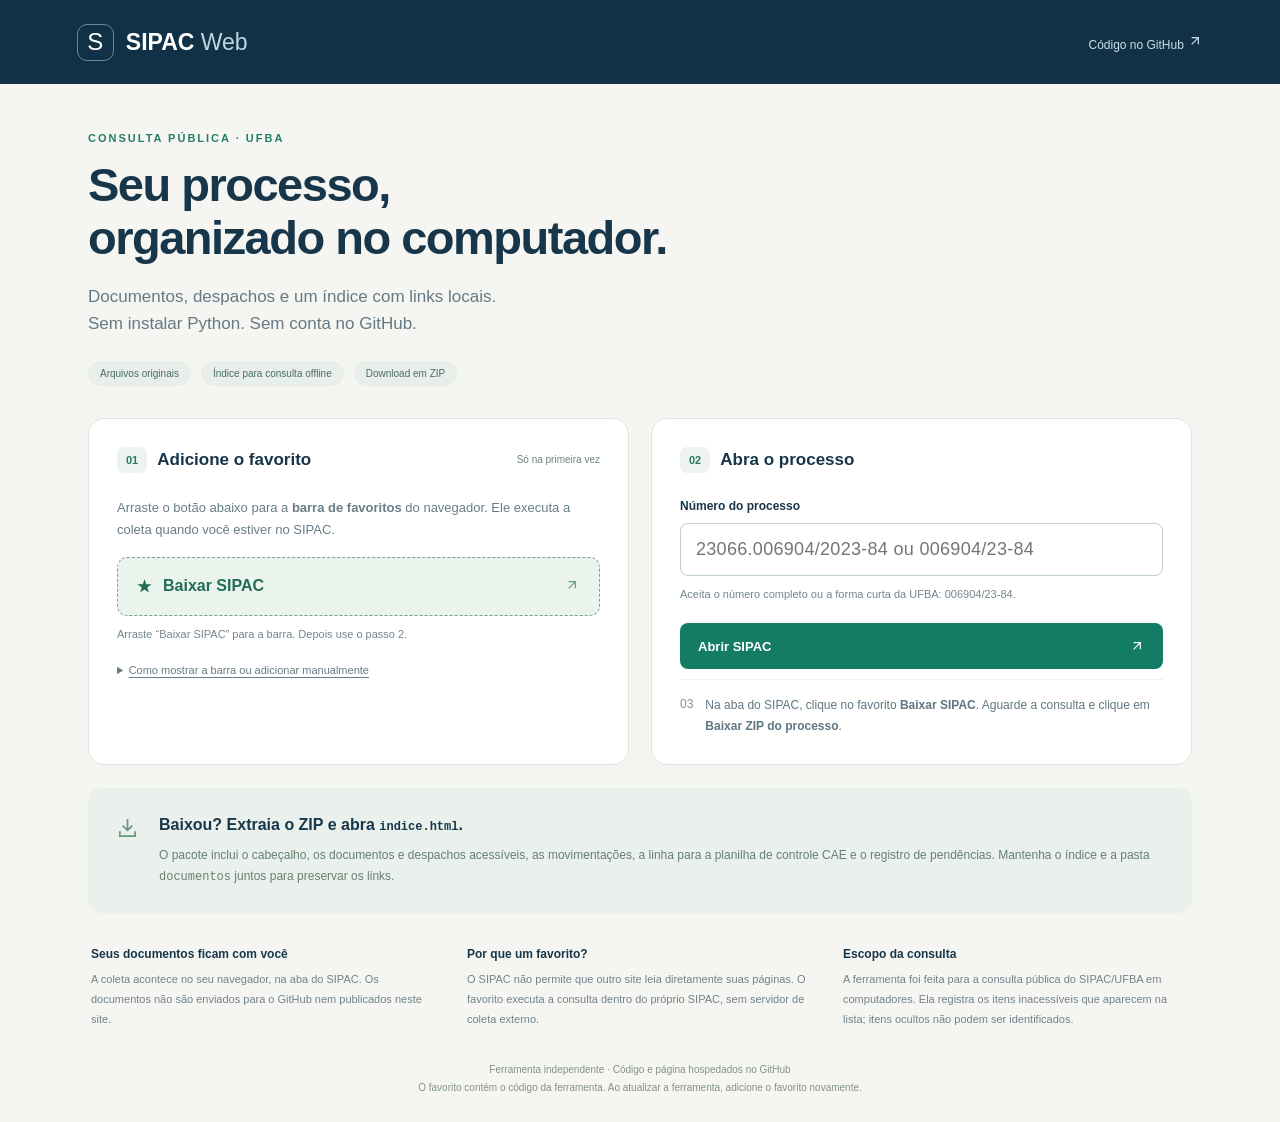
<file: index.html>
<!doctype html>
<html lang="pt-BR"><head><meta charset="utf-8"><meta name="viewport" content="width=device-width,initial-scale=1"><meta name="description" content="Salve documentos públicos do SIPAC/UFBA com um índice local, usando um favorito no navegador."><title>SIPAC Web · UFBA</title><link rel="stylesheet" href="./style.css"><script src="./app.js" defer></script></head>
<body>
<header><a class="brand" href="./"><span class="mark">S</span><strong>SIPAC <span>Web</span></strong></a><a class="repo" href="https://github.com/pierrepita/sipac-web" target="_blank" rel="noopener">Código no GitHub <svg aria-hidden="true" width="16" height="16" viewBox="0 0 24 24" fill="none" stroke="currentColor" stroke-width="1.8"><path d="M7 17 17 7M7 7h10v10"/></svg></a></header>
<main>
<section class="intro"><div class="eyebrow">CONSULTA PÚBLICA · UFBA</div><h1>Seu processo,<br>organizado no computador.</h1><p>Documentos, despachos e um índice com links locais.<br>Sem instalar Python. Sem conta no GitHub.</p><div class="tags"><span>Arquivos originais</span><span>Índice para consulta offline</span><span>Download em ZIP</span></div></section>
<div class="layout">
<section class="card"><div class="step-title"><span class="step">01</span><h2>Adicione o favorito</h2><span class="once">Só na primeira vez</span></div><p class="description">Arraste o botão abaixo para a <b>barra de favoritos</b> do navegador. Ele executa a coleta quando você estiver no SIPAC.</p><a id="bookmark" class="bookmark" href="#" draggable="true" aria-disabled="true"><span aria-hidden="true">★</span> Baixar SIPAC <span class="drag"><svg aria-hidden="true" width="16" height="16" viewBox="0 0 24 24" fill="none" stroke="currentColor" stroke-width="1.8"><path d="M7 17 17 7M7 7h10v10"/></svg></span></a><p id="bookmark-status" class="hint" role="status">Preparando o favorito…</p><details class="help"><summary>Como mostrar a barra ou adicionar manualmente</summary><p>No Chrome e Edge, use <kbd>Ctrl</kbd> + <kbd>Shift</kbd> + <kbd>B</kbd> para mostrar a barra. No macOS, use <kbd>⌘</kbd> + <kbd>Shift</kbd> + <kbd>B</kbd>.</p><p>Se arrastar não funcionar, crie um favorito, chame-o de <b>Baixar SIPAC</b> e substitua o endereço pelo código copiado abaixo.</p><button id="copy" class="secondary" type="button" disabled>Copiar endereço do favorito</button><textarea id="bookmark-text" readonly hidden aria-label="Endereço do favorito"></textarea></details></section>
<section class="card"><div class="step-title"><span class="step">02</span><h2>Abra o processo</h2></div><form id="process-form"><label for="number">Número do processo</label><input id="number" placeholder="23066.006904/2023-84 ou 006904/23-84" required autocomplete="off" spellcheck="false" inputmode="text"><p class="hint">Aceita o número completo ou a forma curta da UFBA: 006904/23-84.</p><button class="primary" id="open" type="submit" disabled>Abrir SIPAC <svg aria-hidden="true" width="16" height="16" viewBox="0 0 24 24" fill="none" stroke="currentColor" stroke-width="1.8"><path d="M7 17 17 7M7 7h10v10"/></svg></button><p id="form-message" class="hint" role="status"></p></form><div class="next"><span class="mini-step">03</span><p>Na aba do SIPAC, clique no favorito <b>Baixar SIPAC</b>. Aguarde a consulta e clique em <b>Baixar ZIP do processo</b>.</p></div></section>
</div>
<section class="after"><div class="after-icon" aria-hidden="true"><svg width="23" height="23" viewBox="0 0 24 24" fill="none" stroke="currentColor" stroke-width="1.8"><path d="M12 3v12m-5-5 5 5 5-5M4 16v5h16v-5"/></svg></div><div><h2>Baixou? Extraia o ZIP e abra <code>indice.html</code>.</h2><p>O pacote inclui o cabeçalho, os documentos e despachos acessíveis, as movimentações, a linha para a planilha de controle CAE e o registro de pendências. Mantenha o índice e a pasta <code>documentos</code> juntos para preservar os links.</p></div></section>
<section class="notes"><div><h3>Seus documentos ficam com você</h3><p>A coleta acontece no seu navegador, na aba do SIPAC. Os documentos não são enviados para o GitHub nem publicados neste site.</p></div><div><h3>Por que um favorito?</h3><p>O SIPAC não permite que outro site leia diretamente suas páginas. O favorito executa a consulta dentro do próprio SIPAC, sem servidor de coleta externo.</p></div><div><h3>Escopo da consulta</h3><p>A ferramenta foi feita para a consulta pública do SIPAC/UFBA em computadores. Ela registra os itens inacessíveis que aparecem na lista; itens ocultos não podem ser identificados.</p></div></section>
<footer>Ferramenta independente · Código e página hospedados no GitHub<br>O favorito contém o código da ferramenta. Ao atualizar a ferramenta, adicione o favorito novamente.</footer>
</main></body></html>
</file>
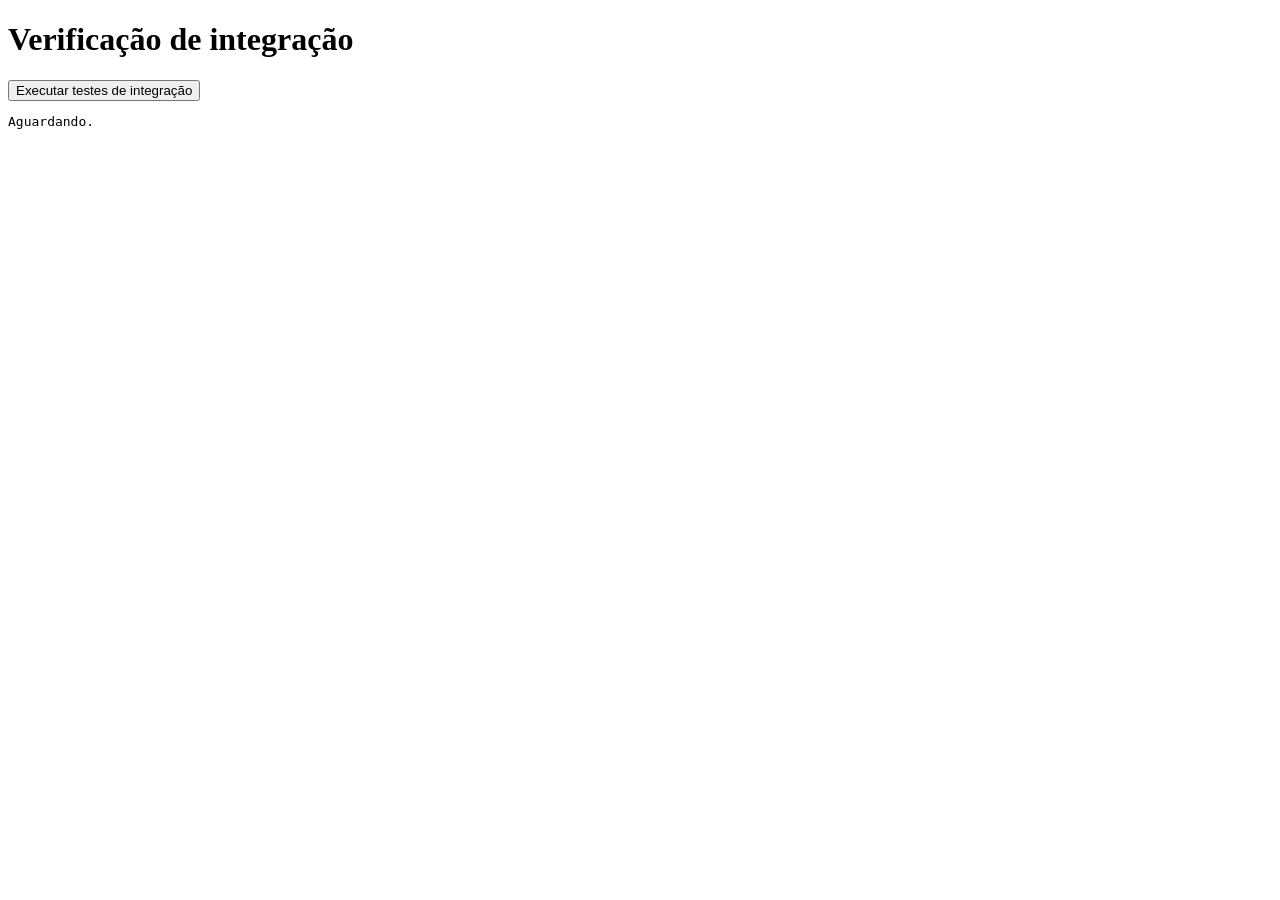
<file: tests/integration.html>
<!doctype html><html lang="pt-BR"><head><meta charset="utf-8"><title>Verificação SIPAC Web</title><script src="../collector.js" data-library></script><script src="./integration.js" defer></script></head><body><h1>Verificação de integração</h1><button id="run">Executar testes de integração</button><pre id="status">Aguardando.</pre><a id="zip" hidden>Baixar pacote de teste</a><div id="cae"></div></body></html>
</file>
<file: style.css>
:root{font-family:Arial,Helvetica,sans-serif;color:#17364a;background:#f5f6f2;color-scheme:light}*{box-sizing:border-box}body{margin:0}a{color:inherit}header{height:84px;display:flex;justify-content:space-between;align-items:center;padding:0 max(6vw,24px);background:#103146;color:white}.brand{display:flex;align-items:center;gap:12px;text-decoration:none;font-size:23px}.brand strong{font-weight:600}.brand strong span{font-weight:400;color:#c1d7df}.mark{display:grid;place-items:center;width:37px;height:37px;border:1px solid #6b8997;border-radius:10px;font-size:24px}.repo{font-size:12px;color:#cfdee4;text-decoration:none}main{max-width:1160px;padding:48px 28px 20px;margin:auto}.eyebrow{font-size:11px;font-weight:700;letter-spacing:2px;color:#257d69}h1{font-size:47px;letter-spacing:-1.5px;line-height:1.12;margin:15px 0 19px}.intro>p{font-size:17px;color:#657984;line-height:1.6;margin:0}.tags{display:flex;gap:10px;flex-wrap:wrap;margin:23px 0 32px}.tags span{background:#e8eeea;color:#476e60;border-radius:20px;padding:7px 12px;font-size:10px}.layout{display:grid;grid-template-columns:1fr 1fr;gap:22px}.card{padding:28px;background:white;border:1px solid #dce5df;border-radius:16px}.step-title{display:flex;align-items:center;gap:10px;flex-wrap:wrap}.step{font-size:11px;font-weight:bold;color:#267a65;background:#edf4f0;padding:7px 9px;border-radius:7px}h2{font-size:17px;margin:0;line-height:1.5}.once{font-size:10px;color:#6d8378;margin-left:auto}.description{color:#687d86;font-size:13px;line-height:1.7;margin:24px 0 16px}.bookmark{display:flex;align-items:center;gap:12px;background:#eaf4ed;color:#216d56;border:1px dashed #74a28a;border-radius:10px;padding:17px 19px;text-decoration:none;font-size:16px;font-weight:bold;cursor:grab}.bookmark[aria-disabled]{opacity:.5;cursor:wait}.bookmark:active{cursor:grabbing}.drag{margin-left:auto;font-size:20px;color:#6c9685}.hint{font-size:11px;color:#73868e;line-height:1.6;margin:10px 0}.help{font-size:11px;color:#687b83;line-height:1.7;margin-top:18px}.help summary{cursor:pointer;text-decoration:underline;text-underline-offset:3px}.help p{margin:12px 0}kbd{padding:2px 5px;background:#eef2f3;border-radius:4px}.secondary{font-size:11px;border:0;border-radius:7px;background:#ecf1f3;color:#3a5f70;padding:10px 13px;cursor:pointer}label{display:block;font-size:12px;font-weight:bold;margin:26px 0 10px}input{padding:15px;width:100%;border-radius:8px;border:1px solid #bfced3;font-size:18px;color:#203c4b;letter-spacing:.3px}input:focus{outline:3px solid #cfe9de;border-color:#579783}.primary{display:flex;align-items:center;justify-content:space-between;width:100%;background:#147b65;border:0;border-radius:8px;color:white;font-size:13px;font-weight:bold;padding:15px 18px;cursor:pointer;margin-top:20px}.primary:hover{background:#0c6653}.primary:disabled,.secondary:disabled{opacity:.5;cursor:wait}.next{display:flex;gap:12px;padding:15px 0 0;margin-top:8px;border-top:1px solid #edf1ee}.next p{font-size:12px;color:#607681;line-height:1.7;margin:0}.mini-step{font-size:12px;color:#7c968b;padding-top:2px}.after{display:flex;gap:20px;align-items:flex-start;background:#eaf1ec;border-radius:13px;padding:25px 28px;margin-top:23px}.after-icon{font-size:29px;color:#6b9580}.after h2{font-size:16px}.after p{font-size:12px;color:#667f73;line-height:1.75;margin:8px 0 0}.after code{font-size:12px}.notes{display:grid;grid-template-columns:1fr 1fr 1fr;gap:30px;margin:34px 3px 0}.notes h3{font-size:12px;margin:0 0 9px}.notes p{font-size:11px;line-height:1.8;color:#71828a;margin:0}footer{font-size:10px;color:#819189;line-height:1.8;text-align:center;margin:32px 0 6px}textarea{width:100%;min-height:90px;font-size:11px;margin-top:12px}[hidden]{display:none!important}@media(max-width:750px){header{padding:0 20px;height:72px}.brand{font-size:20px}.repo{font-size:10px}main{padding:31px 19px 18px}h1{font-size:36px}.intro>p{font-size:15px}.layout{grid-template-columns:1fr}.card{padding:23px}.notes{grid-template-columns:1fr;gap:22px;margin-top:27px}.after{padding:22px;gap:12px}.tags{gap:7px}.tags span{font-size:9px;padding:6px 10px}.once{font-size:9px}.after-icon{display:none}}
</file>
